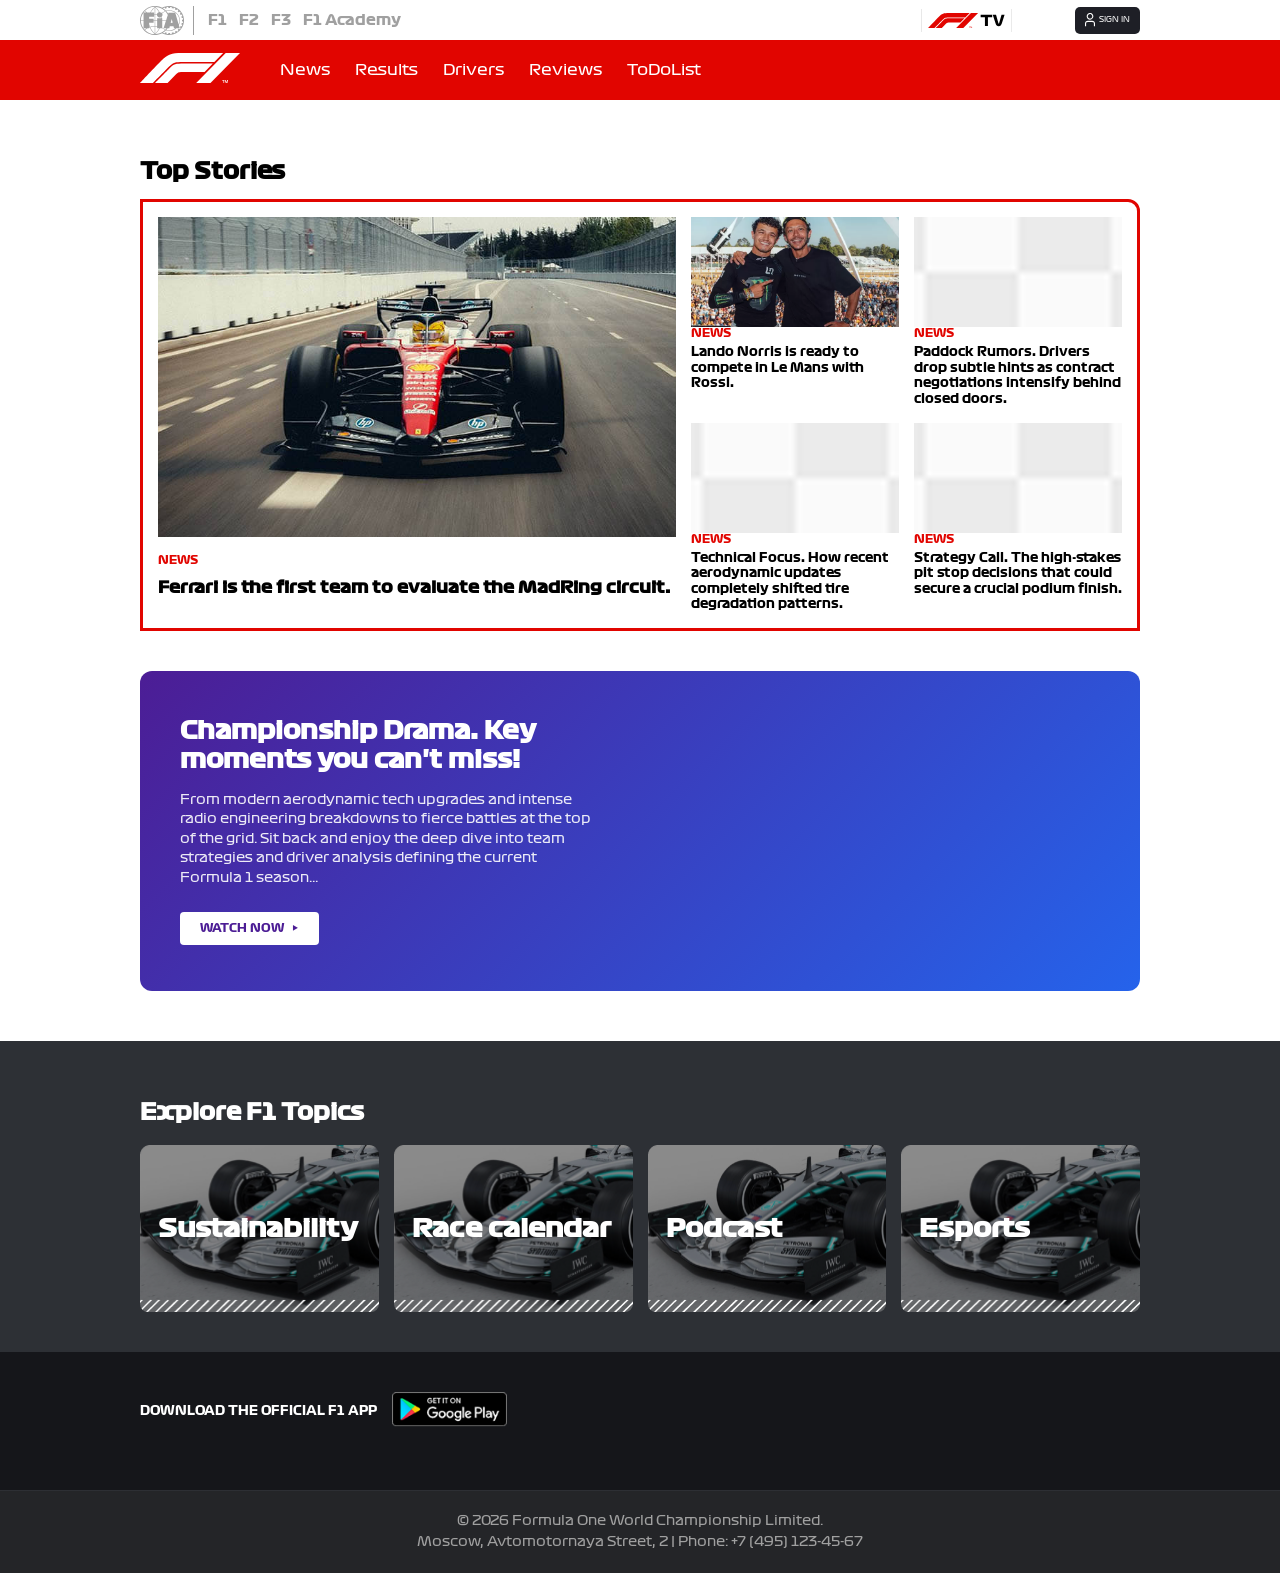
<file: index.html>
<!DOCTYPE html>
<html lang="en">
<head>
    <meta charset="UTF-8">
    <meta name="viewport" content="width=device-width, initial-scale=1.0">
    <title>Formula 1</title>
    <script src="./js/scripts.js" defer></script>
    <link rel="stylesheet" href="./css/style.css">
    <link rel="icon" href="./icons/Logo-F1.svg" type="image/svg+xml">
    <link rel="manifest" href="./manifest.json">
</head>
<body>
    
    <header class="header_main">
        <div class="top_bar">
            <span class="fia"><img src="./img/fia.svg" alt="Fia"></span>
            <ul class="formuls">
                <li>F1</li>
                <li>F2</li>
                <li>F3</li>
                <li>F1 Academy</li>
            </ul>
            <img src="./img/f1_tv.svg" alt="F1_TV" class="f1_tv_logo">
            <button class="sign_in"><img src="./img/Profile.svg" alt=""><span>SIGN IN</span></button>
        </div>
        <div class="nav_bar">
            <div class="nav_bar_main">
                <a href="./"><img src="./img/Logo-F1.svg" alt="F1-logo" class="logo"></a>
                <nav>
                    <ul>
                        <li class="header__nav"><a href="./news">News</a></li>
                        <li class="header__nav"><a href="./results">Results</a></li>
                        <li class="header__nav"><a href="./drivers">Drivers</a></li>
                        <li class="header__nav"><a href="./reviews">Reviews</a></li>
                        <li class="header__nav"><a href="./todolist">ToDoList</a></li>
                    </ul>
                </nav>
            </div>
        </div>
    </header>

    
    <main class="main_container">
        <section class="news_section_wrapper">
            <h2 class="section_title">Top Stories</h2>

            <div class="f1_news_grid">
                <a href="./news/news_0.html">
                    <div class="main_story_card">
                        <img src="./img/f1-ferrari-madring-test-hamilton.jpg" alt="Championship Battle">
                        <div class="card_text">
                            <span class="news_tag">News</span>
                            <h3>Ferrari is the first team to evaluate the MadRing circuit.</h3>
                        </div>
                    </div>
                </a>
                
                <div class="sub_stories_grid">
                    <a href="./news/news_1.html">
                        <div class="sub_story_card">
                            <img src="./img/189879.png" alt="Qualifying analysis">
                            <span class="news_tag">News</span>
                            <p>Lando Norris is ready to compete in Le Mans with Rossi.</p>
                        </div>
                    </a>
                    
                    <div class="sub_story_card">
                        <img src="./img/grid.png" alt="Paddock rumors">
                        <span class="news_tag">News</span>
                        <p>Paddock Rumors: Drivers drop subtle hints as contract negotiations intensify behind closed doors.</p>
                    </div>
                    <div class="sub_story_card">
                        <img src="./img/grid.png" alt="Aerodynamics update">
                        <span class="news_tag">News</span>
                        <p>Technical Focus: How recent aerodynamic updates completely shifted tire degradation patterns.</p>
                    </div>
                    <div class="sub_story_card">
                        <img src="./img/grid.png" alt="Team strategy">
                        <span class="news_tag">News</span>
                        <p>Strategy Call: The high-stakes pit stop decisions that could secure a crucial podium finish.</p>
                    </div>
                </div>
            </div>
        </section>

        
        <section class="promo_banner">
            <div class="banner_content">
                <h2>Championship Drama: Key moments you can't miss!</h2>
                <p>From modern aerodynamic tech upgrades and intense radio engineering breakdowns to fierce battles at the top of the grid. Sit back and enjoy the deep dive into team strategies and driver analysis defining the current Formula 1 season...</p>
                <button class="btn_watch">WATCH NOW <span class="play_arrow">▶</span></button>
            </div>
            <div class="banner_image">
                <iframe 
                    src="https://matreshka.tv/embed/video/tQPAbRGEAwc" 
                    style="width: 100%; height: 320px; border: none; border-radius: 8px;" 
                    scrolling="no"
                    allowfullscreen>
                </iframe>
            </div>
        </section>

        
        <section class="explore_topics_section">
            <div class="explore_container">
                <h2 class="explore_title">Explore F1 Topics</h2>
                <div class="topics_grid">
                    <div class="topic_card">
                        <img src="./img/bolid.png" alt="Sustainability">
                        <h3>Sustainability</h3>
                    </div>
                    <div class="topic_card">
                        <img src="./img/bolid.png" alt="Race calendar">
                        <h3>Race calendar</h3>
                    </div>
                    <div class="topic_card">
                        <img src="./img/bolid.png" alt="Podcast">
                        <h3>Podcast</h3>
                    </div>
                    <div class="topic_card">
                        <img src="./img/bolid.png" alt="Esports">
                        <h3>Esports</h3>
                    </div>
                </div>
            </div>
        </section>

    </main>


    <footer class="footer_main">
        <div class="footer_inner">
            <div class="footer_apps_socials">
                <div class="apps">
                    <span>DOWNLOAD THE OFFICIAL F1 APP</span>
                    <a href="https://play.google.com/store/apps/details?id=com.softpauer.f1timingapp2014.basic" target="_blank"><img src="./img/google-play-badge.png" alt="Google Play" class="store_badge"></a>
                </div>
            </div>

        </div>
        <div class="footer_bottom">
            <p>© 2026 Formula One World Championship Limited.</p>
            <p>Moscow, Avtomotornaya Street, 2 | Phone: +7 (495) 123-45-67</p>
        </div>
    </footer>

    <script>
        if ('serviceWorker' in navigator) {
            window.addEventListener('load', () => {
                navigator.serviceWorker.register('./sw.js')
                .then((reg) => console.log('Сервис-воркер успешно зарегистрирован!', reg))
                .catch((err) => console.log('Ошибка регистрации сервис-воркера:', err));
            });
        }
    </script>
</body>
</html>
</file>
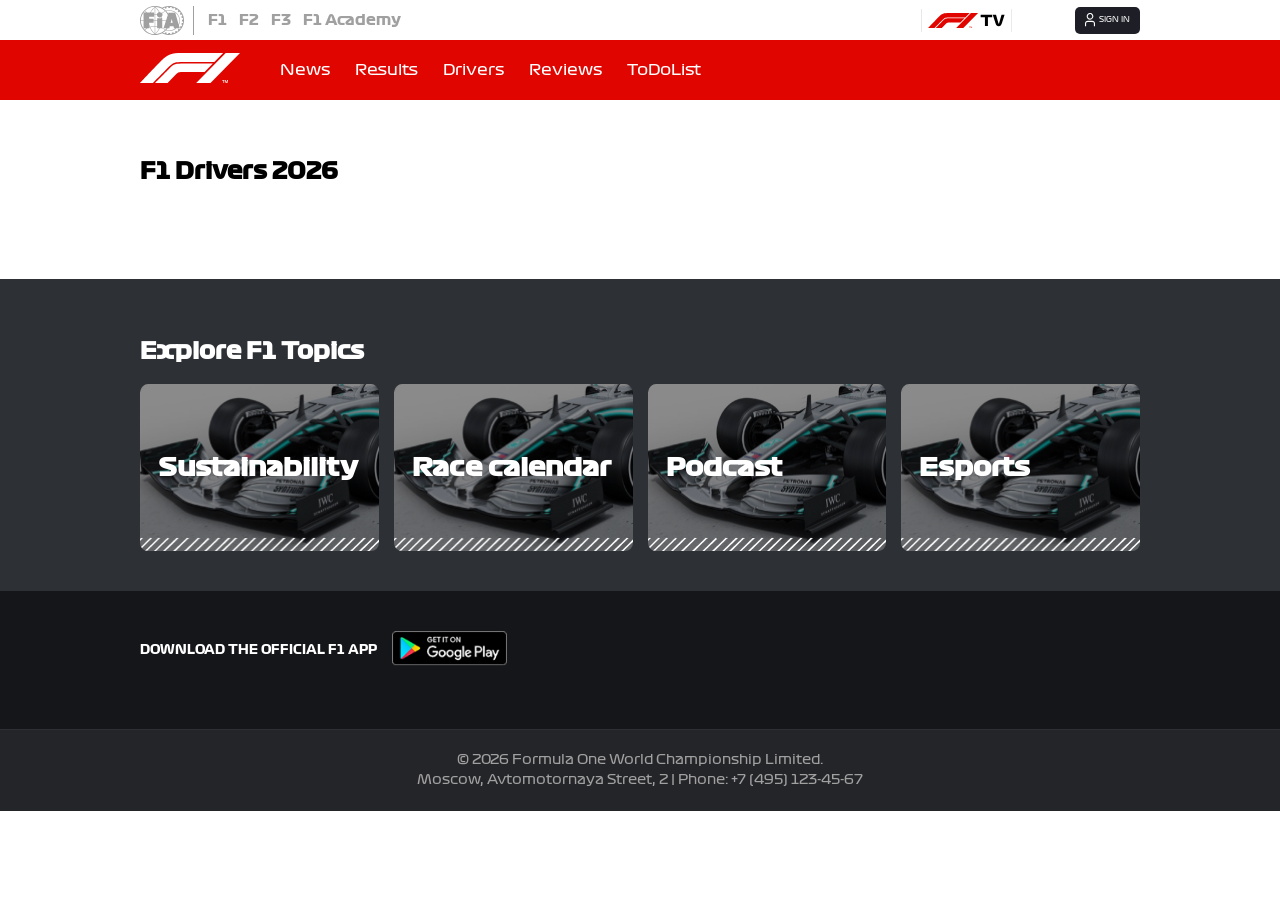
<file: drivers/index.html>
<!DOCTYPE html>
<html lang="en">
<head>
    <meta charset="UTF-8">
    <meta name="viewport" content="width=device-width, initial-scale=1.0">
    <title>Formula 1 | Drivers Lineup</title>
    <script src="../drivers/drive.js" defer></script>
    <link rel="stylesheet" href="../css/style.css">
    <link rel="icon" href="../icons/Logo-F1.svg" type="image/svg+xml">
</head>
<body>
    
    <header class="header_main">
        <div class="top_bar">
            <span class="fia"><img src="../img/fia.svg" alt="Fia"></span>
            <ul class="formuls">
                <li>F1</li>
                <li>F2</li>
                <li>F3</li>
                <li>F1 Academy</li>
            </ul>
            <img src="../img/f1_tv.svg" alt="F1_TV" class="f1_tv_logo">
            <button class="sign_in"><img src="../img/Profile.svg" alt=""><span>SIGN IN</span></button>
        </div>
        <div class="nav_bar">
            <div class="nav_bar_main">
                <a href="../"><img src="../img/Logo-F1.svg" alt="F1-logo" class="logo"></a>
                <nav>
                    <ul>
                        <li class="header__nav"><a href="../news">News</a></li>
                        <li class="header__nav"><a href="../results">Results</a></li>
                        <li class="header__nav"><a href="../drivers">Drivers</a></li>
                        <li class="header__nav"><a href="../reviews">Reviews</a></li>
                        <li class="header__nav"><a href="../todolist">ToDoList</a></li>
                    </ul>
                </nav>
            </div>
        </div>
    </header>

    <main class="main_container">
        <section class="news_section_wrapper">
            <h2 class="section_title">F1 Drivers 2026</h2>
            
            <div id="driversContainer">
            </div>
        </section>

        <section class="explore_topics_section">
            <div class="explore_container">
                <h2 class="explore_title">Explore F1 Topics</h2>
                <div class="topics_grid">
                    <div class="topic_card">
                        <img src="../img/bolid.png" alt="Sustainability">
                        <h3>Sustainability</h3>
                    </div>
                    <div class="topic_card">
                        <img src="../img/bolid.png" alt="Race calendar">
                        <h3>Race calendar</h3>
                    </div>
                    <div class="topic_card">
                        <img src="../img/bolid.png" alt="Podcast">
                        <h3>Podcast</h3>
                    </div>
                    <div class="topic_card">
                        <img src="../img/bolid.png" alt="Esports">
                        <h3>Esports</h3>
                    </div>
                </div>
            </div>
        </section>

    </main>

    <footer class="footer_main">
        <div class="footer_inner">
            <div class="footer_apps_socials">
                <div class="apps">
                    <span>DOWNLOAD THE OFFICIAL F1 APP</span>
                    <a href="https://play.google.com/store/apps/details?id=com.softpauer.f1timingapp2014.basic" target="_blank"><img src="../img/google-play-badge.png" alt="Google Play" class="store_badge"></a>
                </div>
            </div>

        </div>
        <div class="footer_bottom">
            <p>© 2026 Formula One World Championship Limited.</p>
            <p>Moscow, Avtomotornaya Street, 2 | Phone: +7 (495) 123-45-67</p>
        </div>
    </footer>
</body>
</html>
</file>
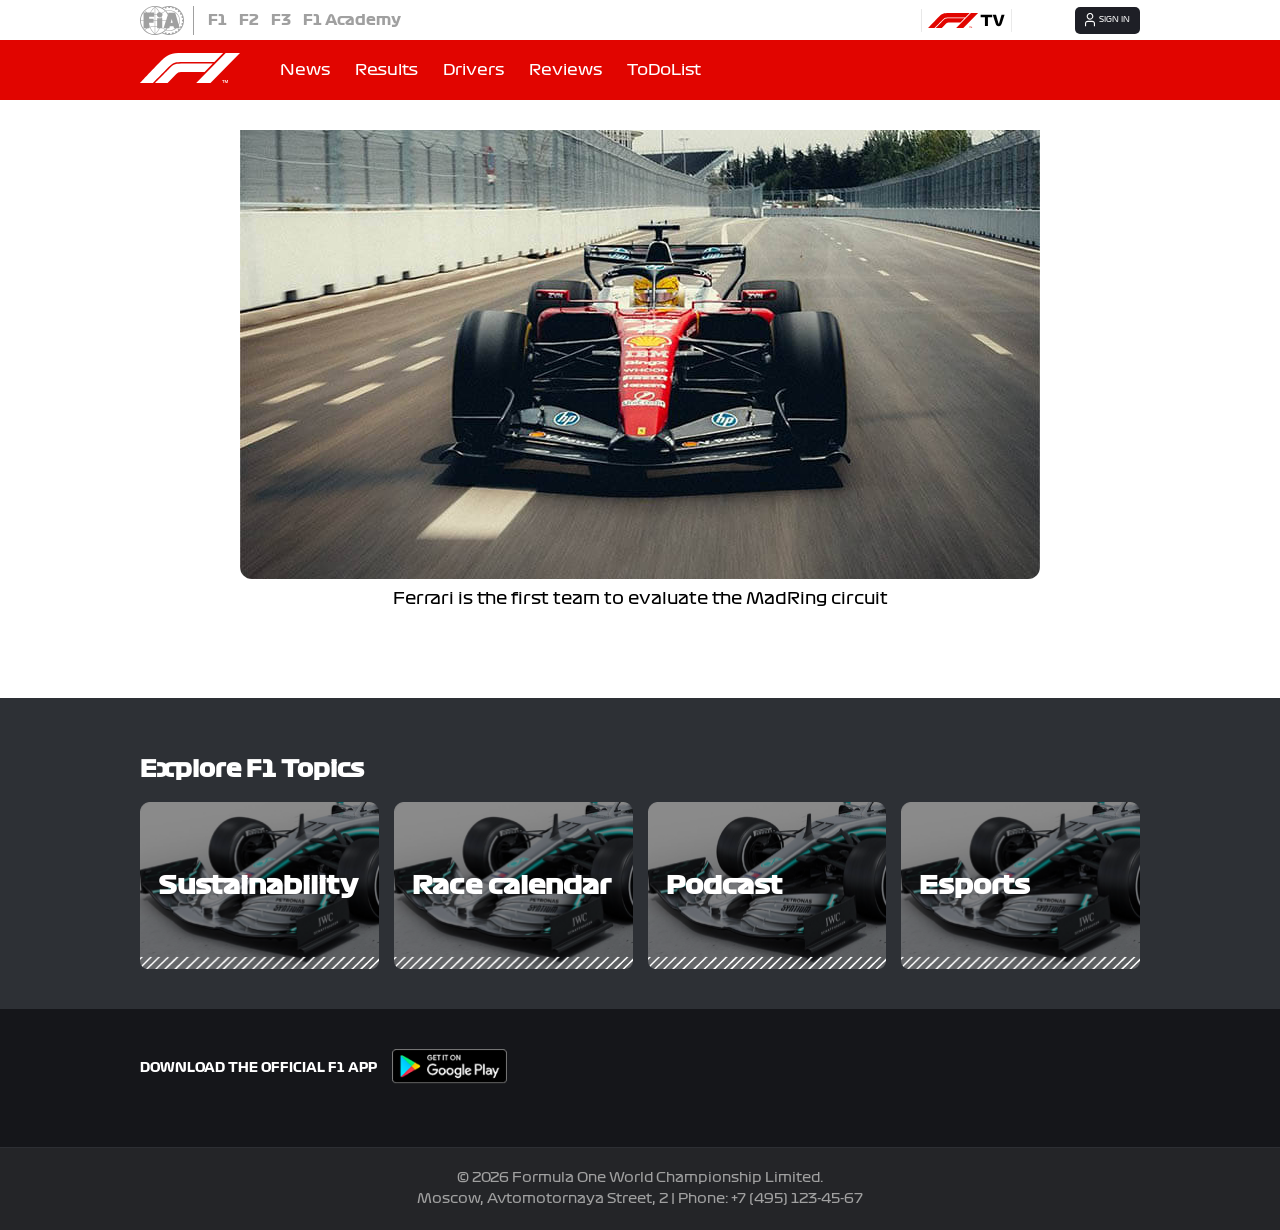
<file: news/index.html>
<!DOCTYPE html>
<html lang="en">
<head>
    <meta charset="UTF-8">
    <meta name="viewport" content="width=device-width, initial-scale=1.0">
    <title>Formula 1 | News</title>
    <script src="../news/news.js" defer></script>
    <link rel="stylesheet" href="../css/style.css">
    <link rel="icon" href="../icons/Logo-F1.svg" type="image/svg+xml">
</head>
<body>
    
    <header class="header_main">
        <div class="top_bar">
            <span class="fia"><img src="../img/fia.svg" alt="Fia"></span>
            <ul class="formuls">
                <li>F1</li>
                <li>F2</li>
                <li>F3</li>
                <li>F1 Academy</li>
            </ul>
            <img src="../img/f1_tv.svg" alt="F1_TV" class="f1_tv_logo">
            <button class="sign_in"><img src="../img/Profile.svg" alt=""><span>SIGN IN</span></button>
        </div>
        <div class="nav_bar">
            <div class="nav_bar_main">
                <a href="../"><img src="../img/Logo-F1.svg" alt="F1-logo" class="logo"></a>
                <nav>
                    <ul>
                        <li class="header__nav"><a href="../news">News</a></li>
                        <li class="header__nav"><a href="../results">Results</a></li>
                        <li class="header__nav"><a href="../drivers">Drivers</a></li>
                        <li class="header__nav"><a href="../reviews">Reviews</a></li>
                        <li class="header__nav"><a href="../todolist">ToDoList</a></li>
                    </ul>
                </nav>
            </div>
        </div>
    </header>

    
    <main class="main_container">
        
        <section class="news-section">
            <div class="news-main">
                <div class="home_news">
                    <img src="../img/f1-ferrari-madring-test-hamilton.jpg" alt="Hamilton-in-madring">
                    <a href="../news/news_0.html" class="news-title"><p>Ferrari is the first team to evaluate the MadRing circuit</p></a>
                </div>
    
                <ul id="list-news-tubs">
                </ul>
            </div>
        </section>
        
        
        
        <section class="explore_topics_section">
            <div class="explore_container">
                <h2 class="explore_title">Explore F1 Topics</h2>
                <div class="topics_grid">
                    <div class="topic_card">
                        <img src="../img/bolid.png" alt="Sustainability">
                        <h3>Sustainability</h3>
                    </div>
                    <div class="topic_card">
                        <img src="../img/bolid.png" alt="Race calendar">
                        <h3>Race calendar</h3>
                    </div>
                    <div class="topic_card">
                        <img src="../img/bolid.png" alt="Podcast">
                        <h3>Podcast</h3>
                    </div>
                    <div class="topic_card">
                        <img src="../img/bolid.png" alt="Esports">
                        <h3>Esports</h3>
                    </div>
                </div>
            </div>
        </section>
    
    </main>


    <footer class="footer_main">
        <div class="footer_inner">
            <div class="footer_apps_socials">
                <div class="apps">
                    <span>DOWNLOAD THE OFFICIAL F1 APP</span>
                    <a href="https://play.google.com/store/apps/details?id=com.softpauer.f1timingapp2014.basic" target="_blank"><img src="../img/google-play-badge.png" alt="Google Play" class="store_badge"></a>
                </div>
            </div>

        </div>
        <div class="footer_bottom">
            <p>© 2026 Formula One World Championship Limited.</p>
            <p>Moscow, Avtomotornaya Street, 2 | Phone: +7 (495) 123-45-67</p>
        </div>
    </footer>
</body>
</html>
</file>
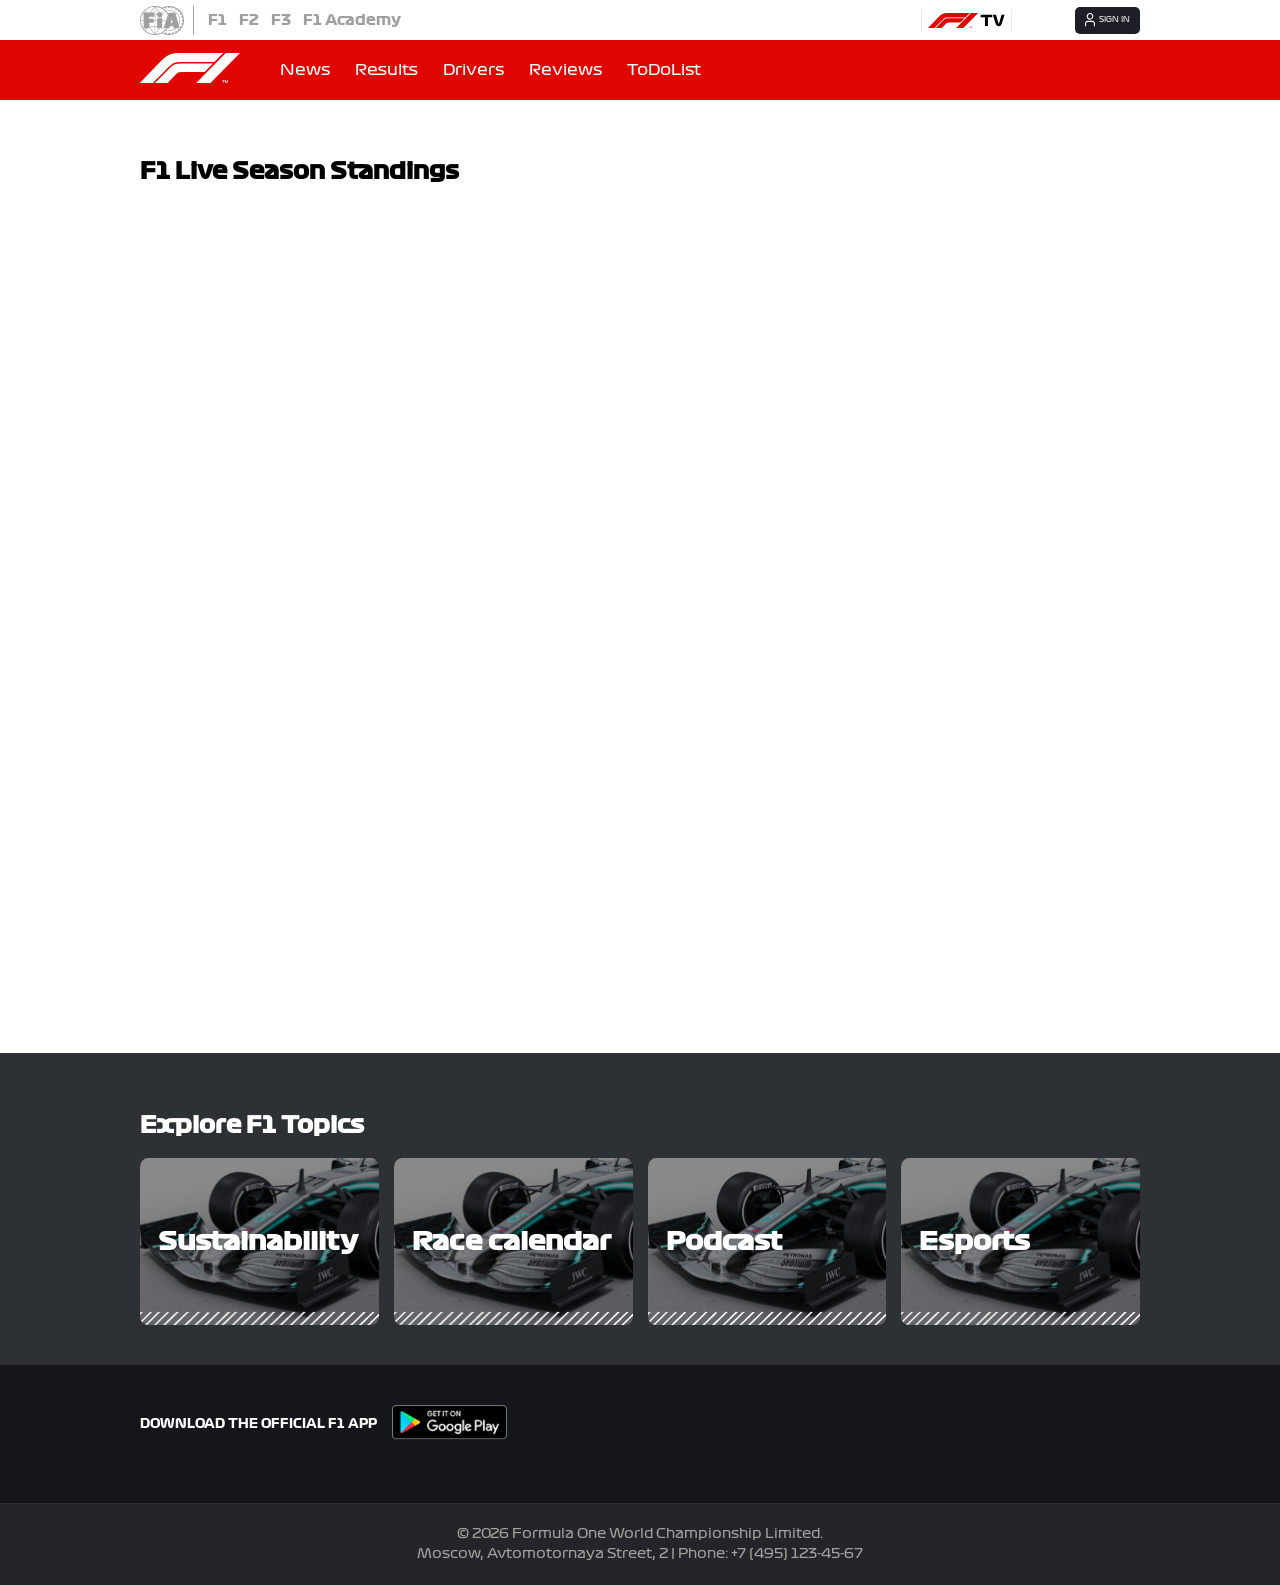
<file: results/index.html>
<!DOCTYPE html>
<html lang="en">
<head>
    <meta charset="UTF-8">
    <meta name="viewport" content="width=device-width, initial-scale=1.0">
    <title>F1 | Results & Standings</title>
    <script src="../js/scripts.js" defer></script>
    <link rel="stylesheet" href="../css/style.css">
    <link rel="icon" href="../icons/Logo-F1.svg" type="image/svg+xml">
</head>
<body>
    
    <header class="header_main">
        <div class="top_bar">
            <span class="fia"><img src="../img/fia.svg" alt="Fia"></span>
            <ul class="formuls">
                <li>F1</li>
                <li>F2</li>
                <li>F3</li>
                <li>F1 Academy</li>
            </ul>
            <img src="../img/f1_tv.svg" alt="F1_TV" class="f1_tv_logo">
            <button class="sign_in"><img src="../img/Profile.svg" alt=""><span>SIGN IN</span></button>
        </div>
        <div class="nav_bar">
            <div class="nav_bar_main">
                <a href="../"><img src="../img/Logo-F1.svg" alt="F1-logo" class="logo"></a>
                <nav>
                    <ul>
                        <li class="header__nav"><a href="../news">News</a></li>
                        <li class="header__nav"><a href="../results">Results</a></li>
                        <li class="header__nav"><a href="../drivers">Drivers</a></li>
                        <li class="header__nav"><a href="../reviews">Reviews</a></li>
                        <li class="header__nav"><a href="../todolist">ToDoList</a></li>
                    </ul>
                </nav>
            </div>
        </div>
    </header>


    <main class="main_container">
        <section class="news_section_wrapper">
            <h2 class="section_title">F1 Live Season Standings</h2>
    
            <div class="f1_iframe_container">
                <iframe 
                    src="https://www.motorsport.com/f1/standings/2026/" 
                    style="width: 100%; height: 800px; border: none; border-radius: 8px;" 
                    scrolling="yes">
                </iframe>
            </div>
        </section>

        <section class="explore_topics_section">
            <div class="explore_container">
                <h2 class="explore_title">Explore F1 Topics</h2>
                <div class="topics_grid">
                    <div class="topic_card">
                        <img src="../img/bolid.png" alt="Sustainability">
                        <h3>Sustainability</h3>
                    </div>
                    <div class="topic_card">
                        <img src="../img/bolid.png" alt="Race calendar">
                        <h3>Race calendar</h3>
                    </div>
                    <div class="topic_card">
                        <img src="../img/bolid.png" alt="Podcast">
                        <h3>Podcast</h3>
                    </div>
                    <div class="topic_card">
                        <img src="../img/bolid.png" alt="Esports">
                        <h3>Esports</h3>
                    </div>
                </div>
            </div>
        </section>
    </main>

    
    <footer class="footer_main">
        <div class="footer_inner">
            <div class="footer_apps_socials">
                <div class="apps">
                    <span>DOWNLOAD THE OFFICIAL F1 APP</span>
                    <a href="https://play.google.com/store/apps/details?id=com.softpauer.f1timingapp2014.basic" target="_blank"><img src="../img/google-play-badge.png" alt="Google Play" class="store_badge"></a>
                </div>
            </div>

        </div>
        <div class="footer_bottom">
            <p>© 2026 Formula One World Championship Limited.</p>
            <p>Moscow, Avtomotornaya Street, 2 | Phone: +7 (495) 123-45-67</p>
        </div>
    </footer>
</body>
</html>
</file>
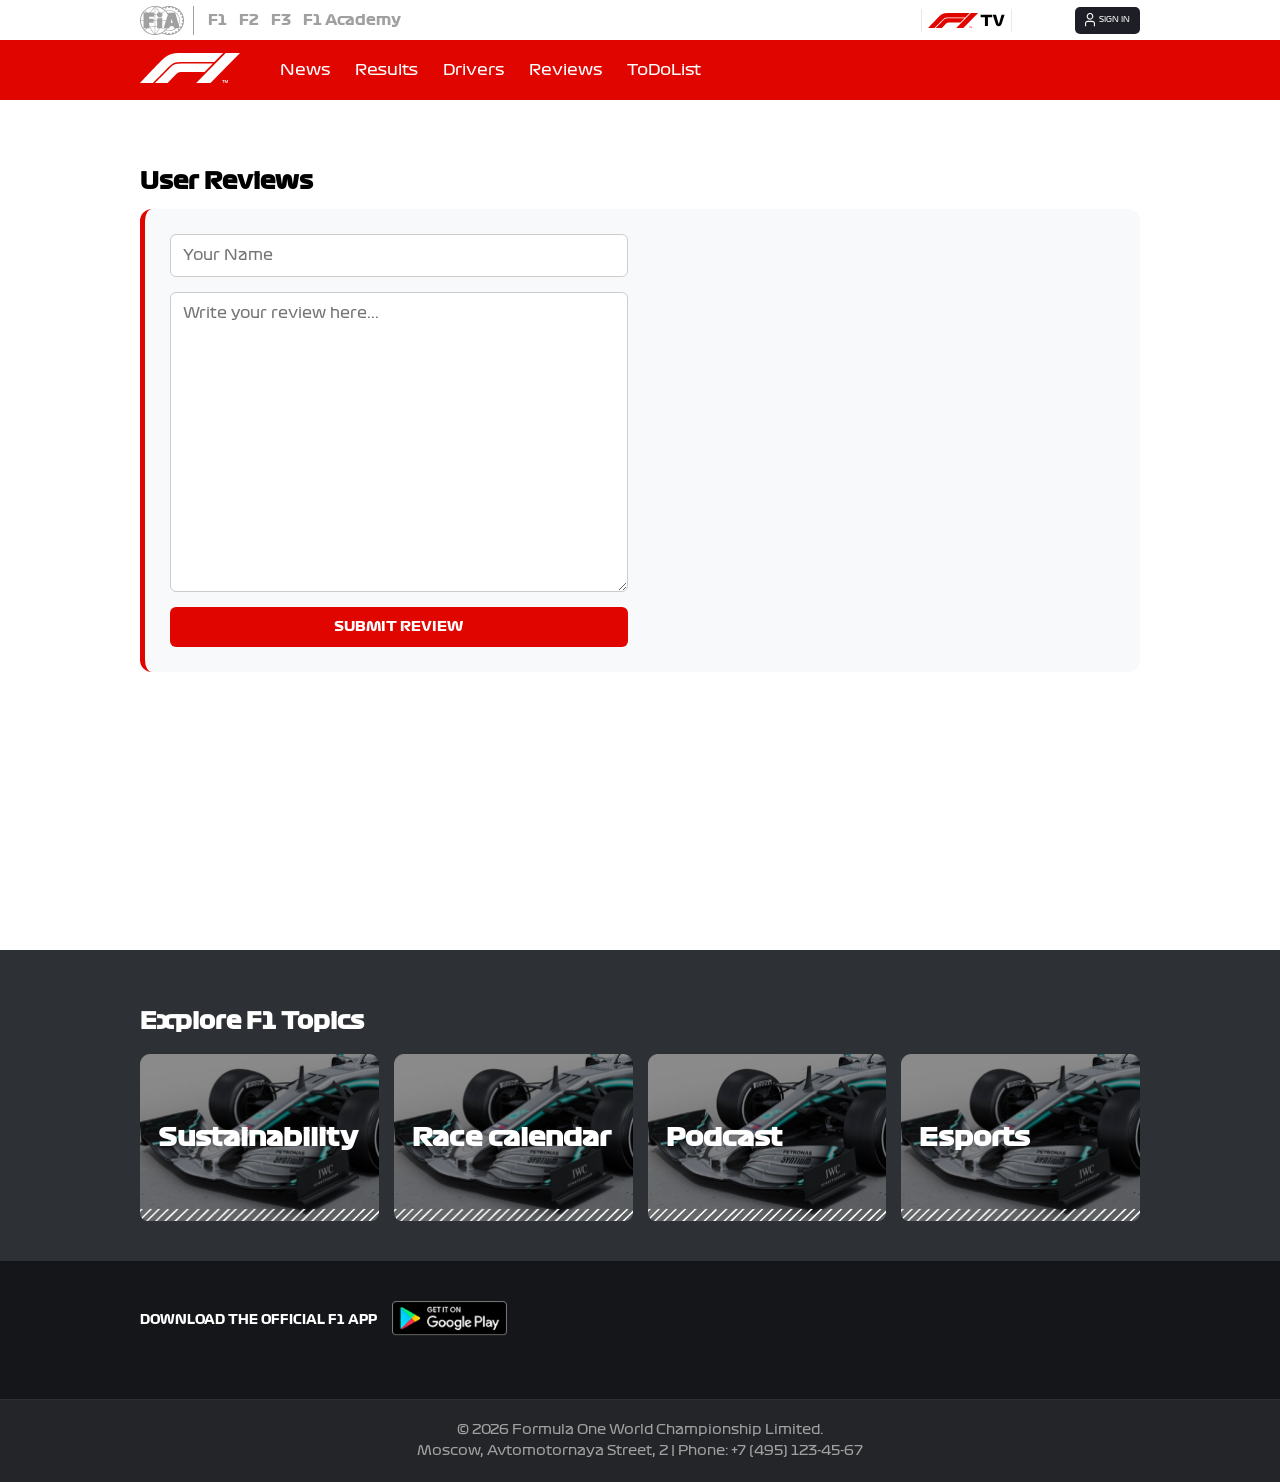
<file: reviews/index.html>
<!DOCTYPE html>
<html lang="en">
<head>
    <meta charset="UTF-8">
    <meta name="viewport" content="width=device-width, initial-scale=1.0">
    <title>Formula 1 | Reviews</title>
    <script src="../js/scripts.js" defer></script>
    <link rel="stylesheet" href="../css/style.css">
    <link rel="icon" href="../icons/Logo-F1.svg" type="image/svg+xml">
</head>
<body>
    
    <header class="header_main">
        <div class="top_bar">
            <span class="fia"><img src="../img/fia.svg" alt="Fia"></span>
            <ul class="formuls">
                <li>F1</li>
                <li>F2</li>
                <li>F3</li>
                <li>F1 Academy</li>
            </ul>
            <img src="../img/f1_tv.svg" alt="F1_TV" class="f1_tv_logo">
            <button class="sign_in"><img src="../img/Profile.svg" alt=""><span>SIGN IN</span></button>
        </div>
        <div class="nav_bar">
            <div class="nav_bar_main">
                <a href="../"><img src="../img/Logo-F1.svg" alt="F1-logo" class="logo"></a>
                <nav>
                    <ul>
                        <li class="header__nav"><a href="../news">News</a></li>
                        <li class="header__nav"><a href="../results">Results</a></li>
                        <li class="header__nav"><a href="../drivers">Drivers</a></li>
                        <li class="header__nav"><a href="../reviews">Reviews</a></li>
                        <li class="header__nav"><a href="../todolist">ToDoList</a></li>
                    </ul>
                </nav>
            </div>
        </div>
    </header>

    
    <main class="main_container">
        <section class="user_reviews_section">
            <h2 class="section_title">User Reviews</h2>
            <div class="reviews_block_layout">
                <form id="reviewForm" class="f1_review_form">
                    <input type="text" id="name" placeholder="Your Name" required>
                
                    <textarea id="reviewText" placeholder="Write your review here..." rows="4" required></textarea>
                    <button type="button" id="myBtn">Submit Review</button>
                </form>
                <div id="reviewsContainer" class="reviews_list"></div>
            </div>
        </section>
    

        <section class="explore_topics_section">
            <div class="explore_container">
                <h2 class="explore_title">Explore F1 Topics</h2>
                <div class="topics_grid">
                    <div class="topic_card">
                        <img src="../img/bolid.png" alt="Sustainability">
                        <h3>Sustainability</h3>
                    </div>
                    <div class="topic_card">
                        <img src="../img/bolid.png" alt="Race calendar">
                        <h3>Race calendar</h3>
                    </div>
                    <div class="topic_card">
                        <img src="../img/bolid.png" alt="Podcast">
                        <h3>Podcast</h3>
                    </div>
                    <div class="topic_card">
                        <img src="../img/bolid.png" alt="Esports">
                        <h3>Esports</h3>
                    </div>
                </div>
            </div>
        </section>
    </main>


    <footer class="footer_main">
        <div class="footer_inner">
            <div class="footer_apps_socials">
                <div class="apps">
                    <span>DOWNLOAD THE OFFICIAL F1 APP</span>
                    <a href="https://play.google.com/store/apps/details?id=com.softpauer.f1timingapp2014.basic" target="_blank"><img src="../img/google-play-badge.png" alt="Google Play" class="store_badge"></a>
                </div>
            </div>

        </div>
        <div class="footer_bottom">
            <p>© 2026 Formula One World Championship Limited.</p>
            <p>Moscow, Avtomotornaya Street, 2 | Phone: +7 (495) 123-45-67</p>
        </div>
    </footer>
</body>
</html>
</file>
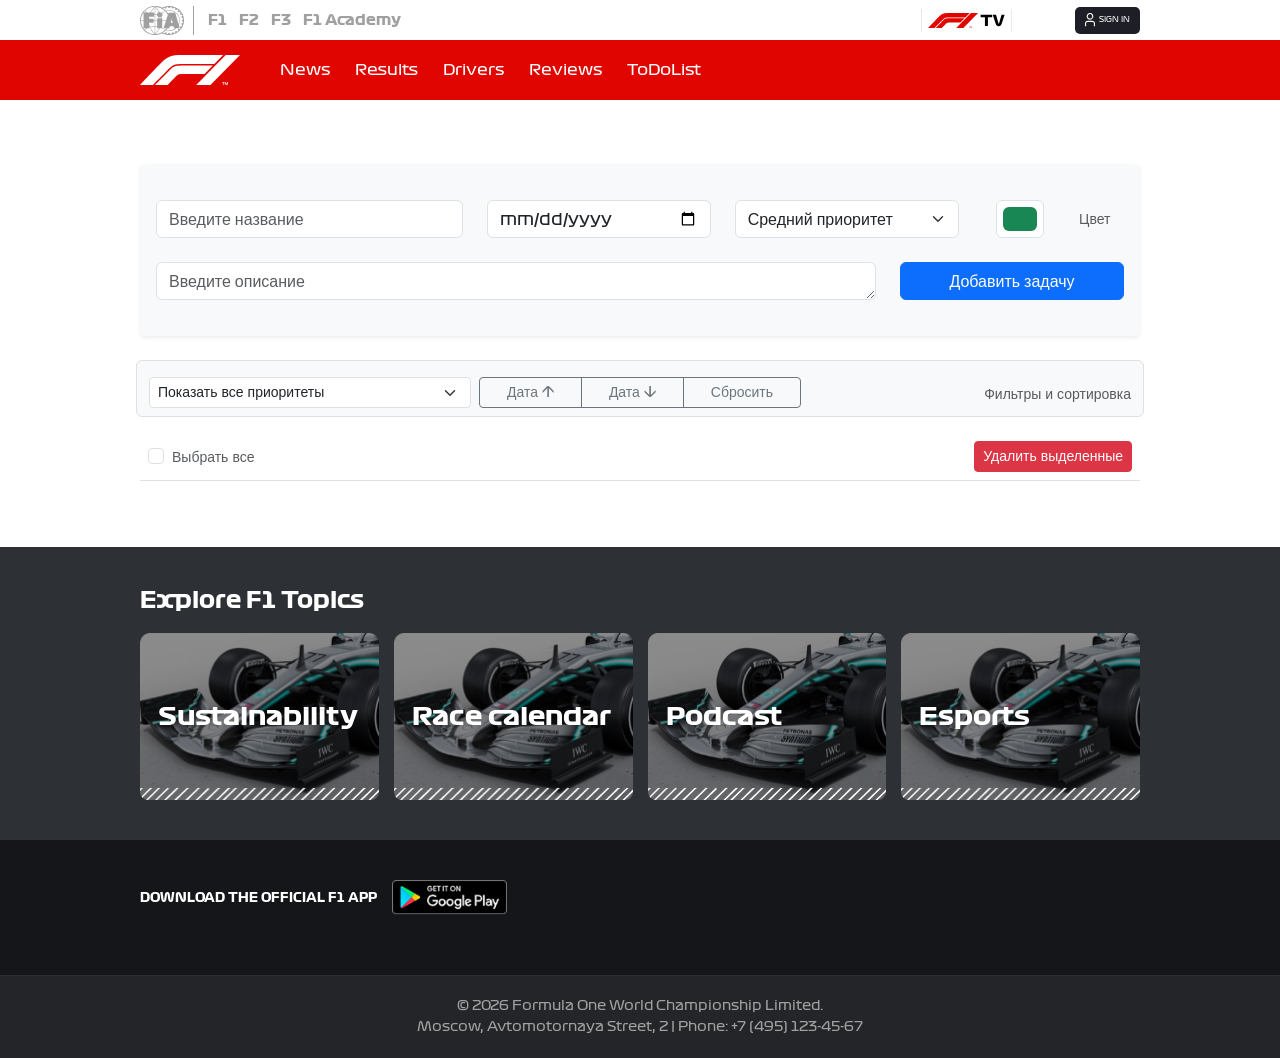
<file: todolist/index.html>
<!DOCTYPE html>
<html lang="en">
<head>
    <meta charset="UTF-8">
    <meta name="viewport" content="width=device-width, initial-scale=1.0">
    <title>Formula 1 | ToDoList</title>
    <script src="./todo.js"></script>
    <link rel="icon" href="../icons/Logo-F1.svg" type="image/svg+xml">
    <link href="https://cdn.jsdelivr.net/npm/bootstrap@5.2.0-beta1/dist/css/bootstrap.min.css" rel="stylesheet" integrity="sha384-0evHe/X+R7YkIZDRvuzKMRqM+OrBnVFBL6DOitfPri4tjfHxaWutUpFmBp4vmVor" crossorigin="anonymous">
    <link rel="stylesheet" href="../css/style.css">
</head>
<body>
    
    <header class="header_main">
        <div class="top_bar">
            <span class="fia"><img src="../img/fia.svg" alt="Fia"></span>
            <ul class="formuls">
                <li>F1</li>
                <li>F2</li>
                <li>F3</li>
                <li>F1 Academy</li>
            </ul>
            <img src="../img/f1_tv.svg" alt="F1_TV" class="f1_tv_logo">
            <button class="sign_in"><img src="../img/Profile.svg" alt=""><span>SIGN IN</span></button>
        </div>
        <div class="nav_bar">
            <div class="nav_bar_main">
                <a href="../"><img src="../img/Logo-F1.svg" alt="F1-logo" class="logo"></a>
                <nav>
                    <ul>
                        <li class="header__nav"><a href="../news">News</a></li>
                        <li class="header__nav"><a href="../results">Results</a></li>
                        <li class="header__nav"><a href="../drivers">Drivers</a></li>
                        <li class="header__nav"><a href="../reviews">Reviews</a></li>
                        <li class="header__nav"><a href="../todolist">ToDoList</a></li>
                    </ul>
                </nav>
            </div>
        </div>
    </header>

    <main class="main_container">
        <section class="news_section_wrapper">
            <form name="toDoForm" class="p-3 bg-light rounded shadow-sm my-4">
                <div class="row align-items-center my-3">
                    <div class="col-md-4 my-1">
                        <input name="title" class="form-control" type="text" placeholder="Введите название" required>
                    </div>

                    <div class="col-md-3 my-1">
                        <input name="date" class="form-control" type="date" required>
                    </div>

                    <div class="col-md-3 my-1">
                        <select name="priority" class="form-select">
                            <option value="high">Высокий приоритет</option>
                            <option value="medium" selected>Средний приоритет</option>
                            <option value="low">Низкий приоритет</option>
                        </select>
                    </div>
                    
                    <div class="col-md-2 my-1">
                        <div class="d-flex justify-content-around align-items-center">
                            <input name="color" type="color" class="form-control form-control-color" value="#198754">
                            <label class="ms-2 small text-muted">Цвет</label>
                        </div>
                    </div>
                </div>

                <div class="row align-items-center mt-2 mb-3">
                    <div class="col-md-9 my-1">
                        <textarea name="description" class="form-control" placeholder="Введите описание" rows="1"></textarea>
                    </div>
                    
                    <div class="col-md-3 my-1 d-grid">
                        <button type="button" class="btn btn-primary" onclick="addToDo()">Добавить задачу</button>
                    </div>
                </div>
            </form>

            
            <div class="row g-2 align-items-center my-3 p-2 bg-light rounded border">
                <div class="col-md-4">
                    <select id="filterPriority" class="form-select form-select-sm" onchange="applyFilterAndRender()">
                        <option value="all">Показать все приоритеты</option>
                        <option value="high">Только Высокий</option>
                        <option value="medium">Только Средний</option>
                        <option value="low">Только Низкий</option>
                    </select>
                </div>
                <div class="col-md-4 d-flex justify-content-center">
                    <div class="btn-group btn-group-sm w-100" role="group">
                        <button type="button" class="btn btn-outline-secondary" onclick="setSortDirection('asc')">Дата ↑</button>
                        <button type="button" class="btn btn-outline-secondary" onclick="setSortDirection('desc')">Дата ↓</button>
                        <button type="button" class="btn btn-outline-secondary" onclick="setSortDirection('none')">Сбросить</button>
                    </div>
                </div>
                <div class="col-md-4 text-end">
                    <span class="small text-muted">Фильтры и сортировка</span>
                </div>
            </div>

           
            <div class="d-flex justify-content-between align-items-center my-3 p-2 border-bottom">
                <div class="form-check">
                    <input class="form-check-input" type="checkbox" id="selectAll" onclick="toggleSelectAll(this)">
                    <label class="form-check-label text-muted small" for="selectAll">Выбрать все</label>
                </div>
                <button type="button" class="btn btn-danger btn-sm" onclick="deleteSelected()">Удалить выделенные</button>
            </div>

            <div class="container px-0" id="toDoContainer"></div>
        </section>

        <section class="explore_topics_section">
            <div class="explore_container">
                <h2 class="explore_title">Explore F1 Topics</h2>
                <div class="topics_grid">
                    <div class="topic_card">
                        <img src="../img/bolid.png" alt="Sustainability">
                        <h3>Sustainability</h3>
                    </div>
                    <div class="topic_card">
                        <img src="../img/bolid.png" alt="Race calendar">
                        <h3>Race calendar</h3>
                    </div>
                    <div class="topic_card">
                        <img src="../img/bolid.png" alt="Podcast">
                        <h3>Podcast</h3>
                    </div>
                    <div class="topic_card">
                        <img src="../img/bolid.png" alt="Esports">
                        <h3>Esports</h3>
                    </div>
                </div>
            </div>
        </section>
        </section>
    </main>

    <footer class="footer_main">
        <div class="footer_inner">
            <div class="footer_apps_socials">
                <div class="apps">
                    <span>DOWNLOAD THE OFFICIAL F1 APP</span>
                    <a href="https://play.google.com/store/apps/details?id=com.softpauer.f1timingapp2014.basic" target="_blank"><img src="../img/google-play-badge.png" alt="Google Play" class="store_badge"></a>
                </div>
            </div>

        </div>
        <div class="footer_bottom">
            <p>© 2026 Formula One World Championship Limited.</p>
            <p>Moscow, Avtomotornaya Street, 2 | Phone: +7 (495) 123-45-67</p>
        </div>
    </footer>
</body>
</html>
</file>
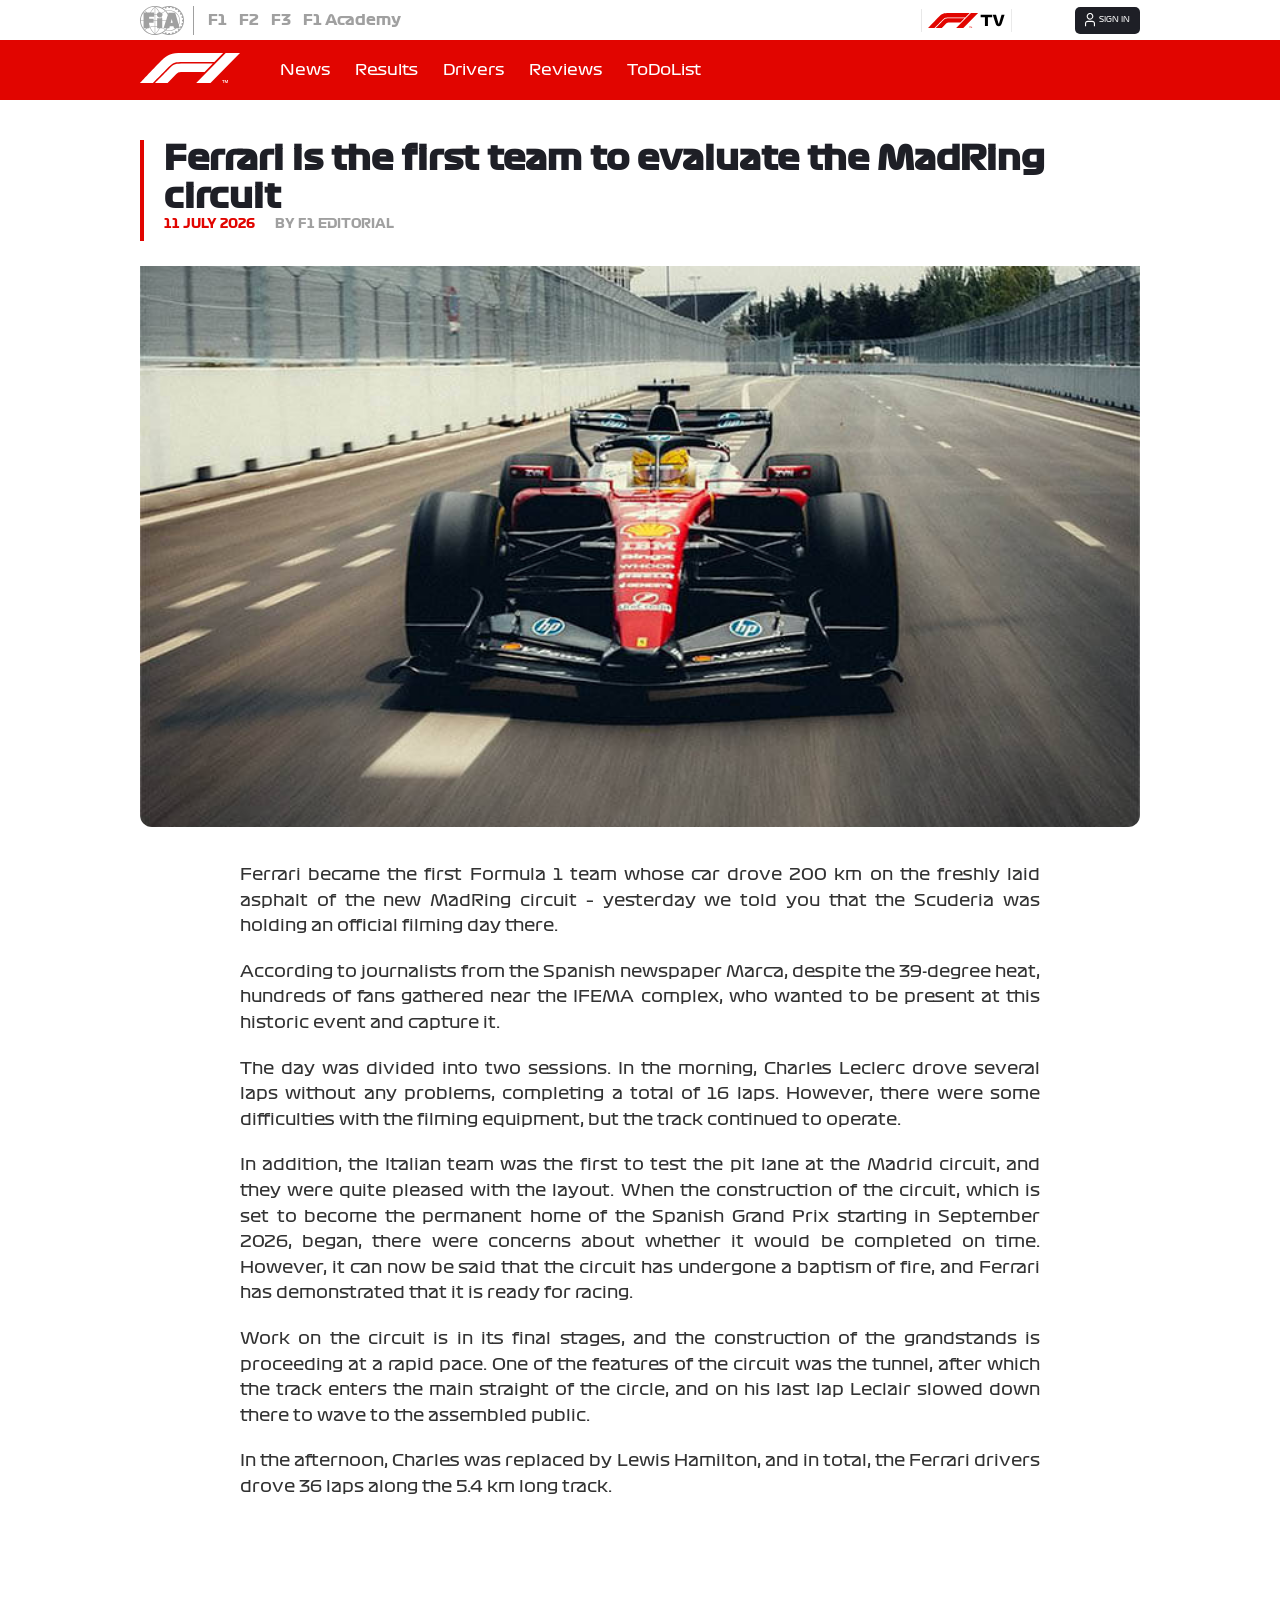
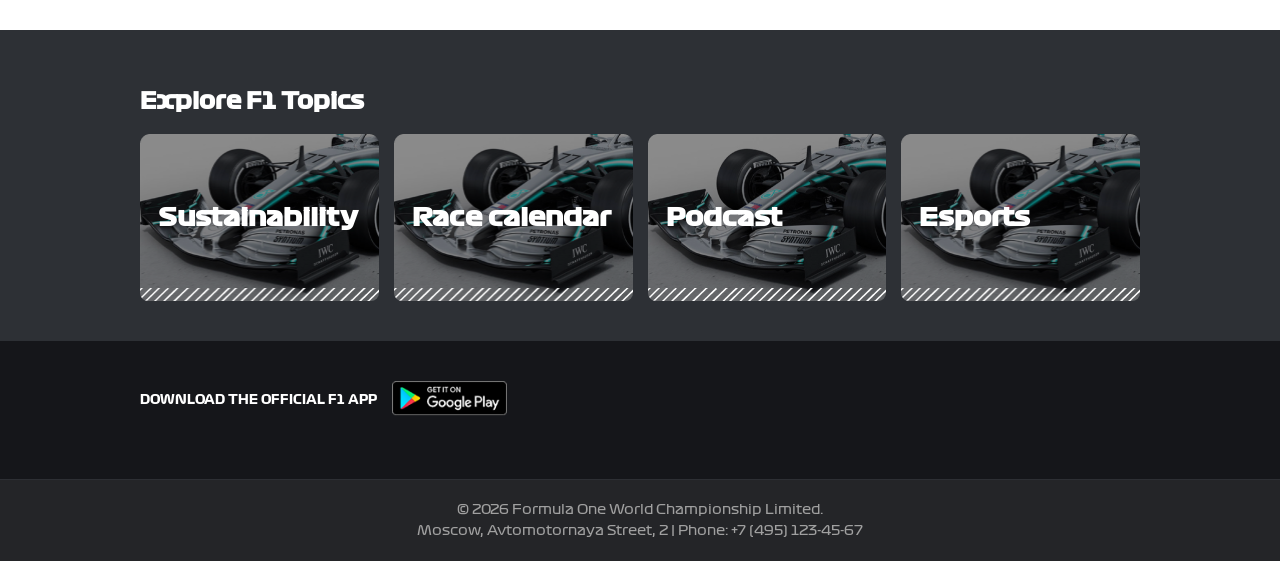
<file: drivers/norris.html>
<!DOCTYPE html>
<html lang="en">
<head>
    <meta charset="UTF-8">
    <meta name="viewport" content="width=device-width, initial-scale=1.0">
    <title>Formula 1</title>

    <link rel="stylesheet" href="../css/style.css">
    <link rel="icon" href="../icons/Logo-F1.svg" type="image/svg+xml">
</head>
<body>
    
    <header class="header_main">
        <div class="top_bar">
            <span class="fia"><img src="../img/fia.svg" alt="Fia"></span>
            <ul class="formuls">
                <li>F1</li>
                <li>F2</li>
                <li>F3</li>
                <li>F1 Academy</li>
            </ul>
            <img src="../img/f1_tv.svg" alt="F1_TV" class="f1_tv_logo">
            <button class="sign_in"><img src="../img/Profile.svg" alt=""><span>SIGN IN</span></button>
        </div>
        <div class="nav_bar">
            <div class="nav_bar_main">
                <a href="../"><img src="../img/Logo-F1.svg" alt="F1-logo" class="logo"></a>
                <nav>
                    <ul>
                        <li class="header__nav"><a href="../news">News</a></li>
                        <li class="header__nav"><a href="../results">Results</a></li>
                        <li class="header__nav"><a href="../drivers">Drivers</a></li>
                        <li class="header__nav"><a href="../reviews">Reviews</a></li>
                        <li class="header__nav"><a href="../todolist">ToDoList</a></li>
                    </ul>
                </nav>
            </div>
        </div>
    </header>

    
    <main class="main_container">
        <article class="article_container">
        
            <div class="article_header">
                <h1 class="article_title">Ferrari is the first team to evaluate the MadRing circuit</h1>
                <div class="article_meta">
                    <span class="date">11 July 2026</span>
                    <span class="author">By F1 Editorial</span>
                </div>
            </div>

            <img src="../img/f1-ferrari-madring-test-hamilton.jpg" alt="Hamilton" class="article_main_img">

            <div class="article_body">
                <p>Ferrari became the first Formula 1 team whose car drove 200 km on the freshly laid asphalt of the new MadRing circuit – yesterday we told you that the Scuderia was holding an official filming day there.</p>
                <p>According to journalists from the Spanish newspaper Marca, despite the 39-degree heat, hundreds of fans gathered near the IFEMA complex, who wanted to be present at this historic event and capture it.</p>
                <p>The day was divided into two sessions. In the morning, Charles Leclerc drove several laps without any problems, completing a total of 16 laps. However, there were some difficulties with the filming equipment, but the track continued to operate.</p>
                <p>In addition, the Italian team was the first to test the pit lane at the Madrid circuit, and they were quite pleased with the layout. When the construction of the circuit, which is set to become the permanent home of the Spanish Grand Prix starting in September 2026, began, there were concerns about whether it would be completed on time. However, it can now be said that the circuit has undergone a baptism of fire, and Ferrari has demonstrated that it is ready for racing.</p>
                <p>Work on the circuit is in its final stages, and the construction of the grandstands is proceeding at a rapid pace. One of the features of the circuit was the tunnel, after which the track enters the main straight of the circle, and on his last lap Leclair slowed down there to wave to the assembled public.</p>
                <p>In the afternoon, Charles was replaced by Lewis Hamilton, and in total, the Ferrari drivers drove 36 laps along the 5.4 km long track.</p>
            </div>

        </article>  
        
        <section class="explore_topics_section">
            <div class="explore_container">
                <h2 class="explore_title">Explore F1 Topics</h2>
                <div class="topics_grid">
                    <div class="topic_card">
                        <img src="../img/bolid.png" alt="Sustainability">
                        <h3>Sustainability</h3>
                    </div>
                    <div class="topic_card">
                        <img src="../img/bolid.png" alt="Race calendar">
                        <h3>Race calendar</h3>
                    </div>
                    <div class="topic_card">
                        <img src="../img/bolid.png" alt="Podcast">
                        <h3>Podcast</h3>
                    </div>
                    <div class="topic_card">
                        <img src="../img/bolid.png" alt="Esports">
                        <h3>Esports</h3>
                    </div>
                </div>
            </div>
        </section>
    </main>


    <footer class="footer_main">
        <div class="footer_inner">
            <div class="footer_apps_socials">
                <div class="apps">
                    <span>DOWNLOAD THE OFFICIAL F1 APP</span>
                    <a href="https://play.google.com/store/apps/details?id=com.softpauer.f1timingapp2014.basic" target="_blank"><img src="../img/google-play-badge.png" alt="Google Play" class="store_badge"></a>
                </div>
            </div>

        </div>
        <div class="footer_bottom">
            <p>© 2026 Formula One World Championship Limited.</p>
            <p>Moscow, Avtomotornaya Street, 2 | Phone: +7 (495) 123-45-67</p>
        </div>
    </footer>
</body>
</html>
</file>
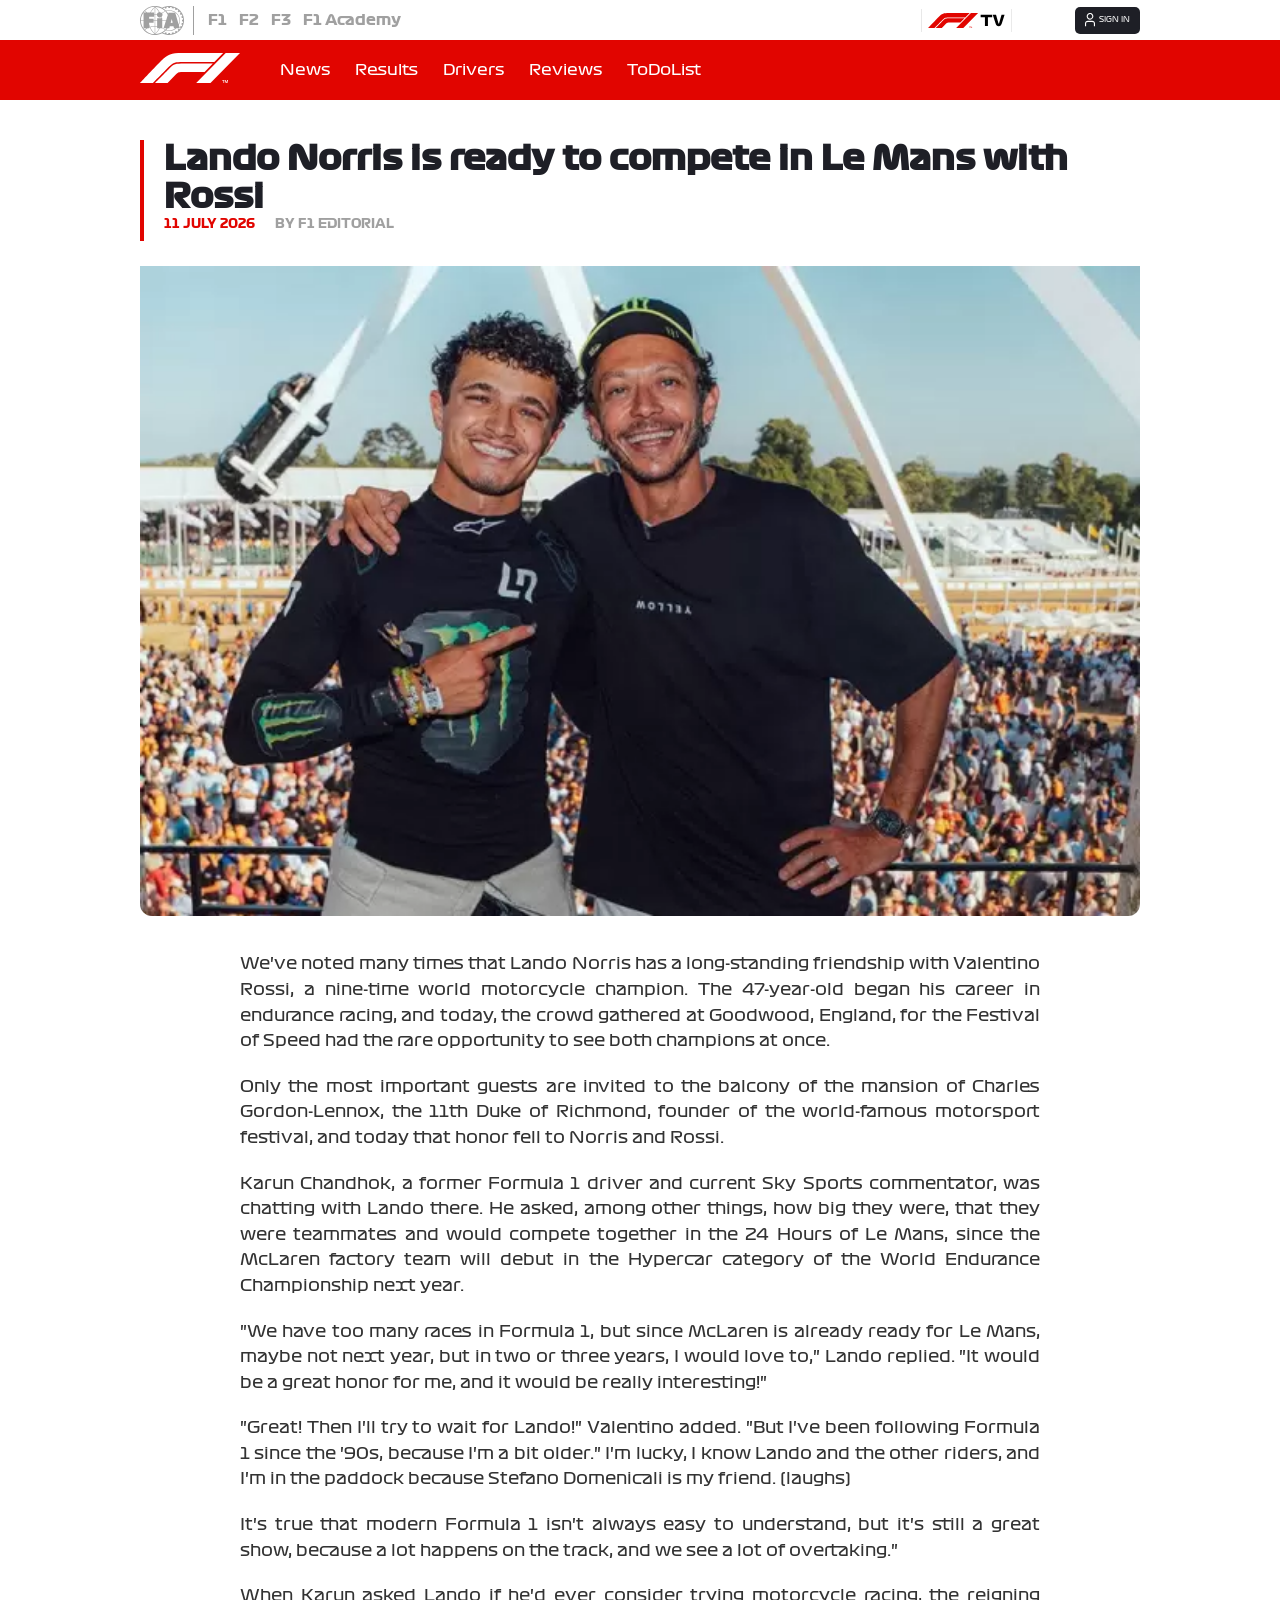
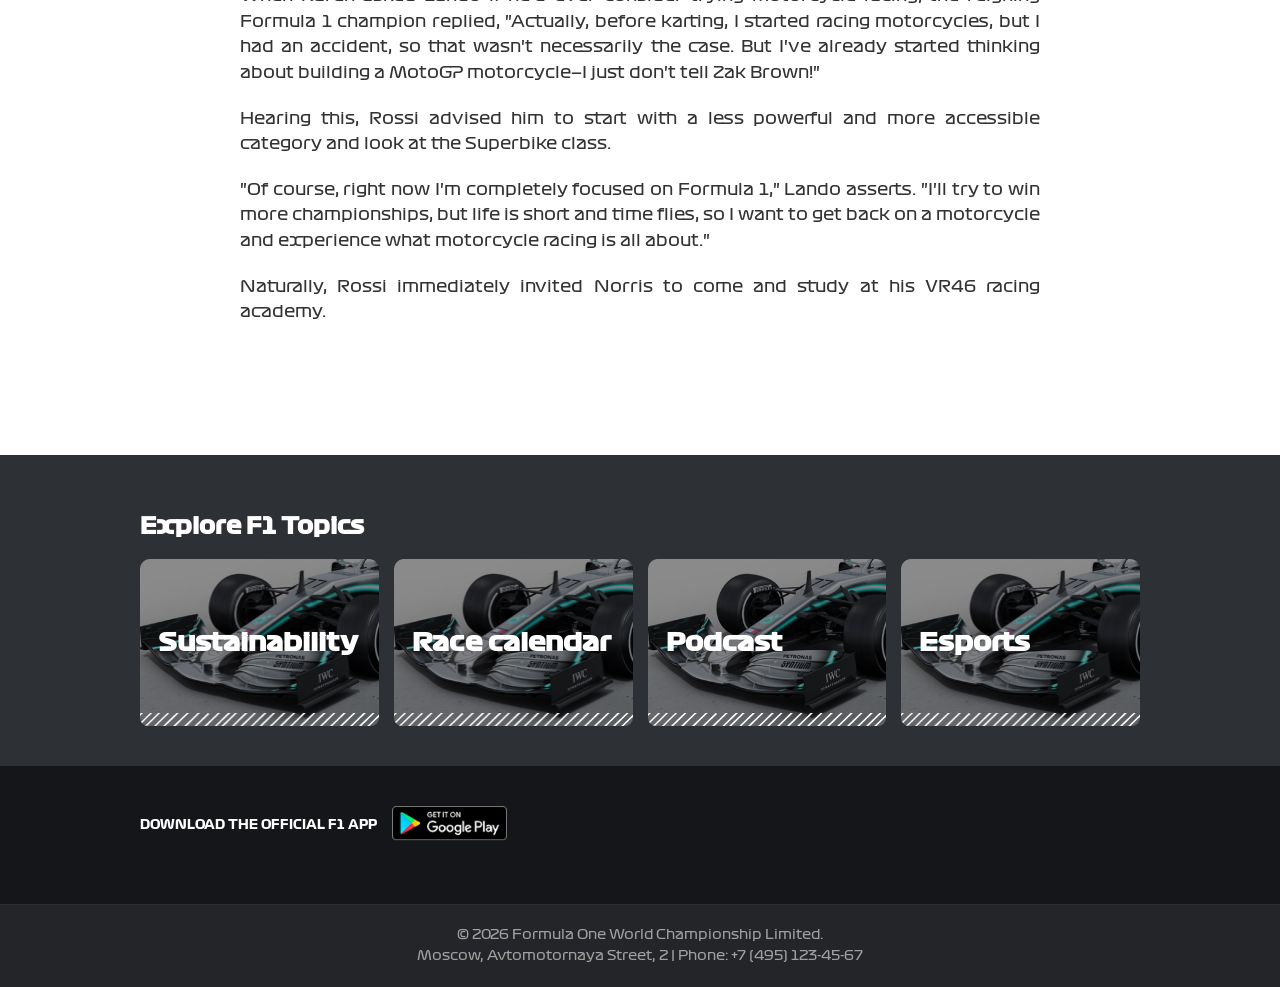
<file: news/news_1.html>
<!DOCTYPE html>
<html lang="en">
<head>
    <meta charset="UTF-8">
    <meta name="viewport" content="width=device-width, initial-scale=1.0">
    <title>Formula 1</title>

    <link rel="stylesheet" href="../css/style.css">
    <link rel="icon" href="../icons/Logo-F1.svg" type="image/svg+xml">
</head>
<body>
    
    <header class="header_main">
        <div class="top_bar">
            <span class="fia"><img src="../img/fia.svg" alt="Fia"></span>
            <ul class="formuls">
                <li>F1</li>
                <li>F2</li>
                <li>F3</li>
                <li>F1 Academy</li>
            </ul>
            <img src="../img/f1_tv.svg" alt="F1_TV" class="f1_tv_logo">
            <button class="sign_in"><img src="../img/Profile.svg" alt=""><span>SIGN IN</span></button>
        </div>
        <div class="nav_bar">
            <div class="nav_bar_main">
                <a href="../"><img src="../img/Logo-F1.svg" alt="F1-logo" class="logo"></a>
                <nav>
                    <ul>
                        <li class="header__nav"><a href="../news">News</a></li>
                        <li class="header__nav"><a href="../results">Results</a></li>
                        <li class="header__nav"><a href="../drivers">Drivers</a></li>
                        <li class="header__nav"><a href="../reviews">Reviews</a></li>
                        <li class="header__nav"><a href="../todolist">ToDoList</a></li>
                    </ul>
                </nav>
            </div>
        </div>
    </header>

    
    <main class="main_container">
        <article class="article_container">
        
            <div class="article_header">
                <h1 class="article_title">Lando Norris is ready to compete in Le Mans with Rossi</h1>
                <div class="article_meta">
                    <span class="date">11 July 2026</span>
                    <span class="author">By F1 Editorial</span>
                </div>
            </div>

            <img src="../img/189879.png" alt="Lando Norris Le Mans" class="article_main_img">

            <div class="article_body">
                <p>We've noted many times that Lando Norris has a long-standing friendship with Valentino Rossi, a nine-time world motorcycle champion. The 47-year-old began his career in endurance racing, and today, the crowd gathered at Goodwood, England, for the Festival of Speed ​​had the rare opportunity to see both champions at once.</p>
                <p>Only the most important guests are invited to the balcony of the mansion of Charles Gordon-Lennox, the 11th Duke of Richmond, founder of the world-famous motorsport festival, and today that honor fell to Norris and Rossi.</p>
                <p>Karun Chandhok, a former Formula 1 driver and current Sky Sports commentator, was chatting with Lando there. He asked, among other things, how big they were, that they were teammates and would compete together in the 24 Hours of Le Mans, since the McLaren factory team will debut in the Hypercar category of the World Endurance Championship next year.</p>
                <p>"We have too many races in Formula 1, but since McLaren is already ready for Le Mans, maybe not next year, but in two or three years, I would love to," Lando replied. "It would be a great honor for me, and it would be really interesting!"</p>
                <p>"Great! Then I'll try to wait for Lando!" Valentino added. "But I've been following Formula 1 since the '90s, because I'm a bit older." I'm lucky, I know Lando and the other riders, and I'm in the paddock because Stefano Domenicali is my friend. (laughs)</p>
                <p>It's true that modern Formula 1 isn't always easy to understand, but it's still a great show, because a lot happens on the track, and we see a lot of overtaking."</p>
                <p>When Karun asked Lando if he'd ever consider trying motorcycle racing, the reigning Formula 1 champion replied, "Actually, before karting, I started racing motorcycles, but I had an accident, so that wasn't necessarily the case. But I've already started thinking about building a MotoGP motorcycle—I just don't tell Zak Brown!"</p>
                <p>Hearing this, Rossi advised him to start with a less powerful and more accessible category and look at the Superbike class.</p>
                <p>"Of course, right now I'm completely focused on Formula 1," Lando asserts. "I'll try to win more championships, but life is short and time flies, so I want to get back on a motorcycle and experience what motorcycle racing is all about."</p>
                <p>Naturally, Rossi immediately invited Norris to come and study at his VR46 racing academy.</p>
            </div>

        </article>   
        
        <section class="explore_topics_section">
            <div class="explore_container">
                <h2 class="explore_title">Explore F1 Topics</h2>
                <div class="topics_grid">
                    <div class="topic_card">
                        <img src="../img/bolid.png" alt="Sustainability">
                        <h3>Sustainability</h3>
                    </div>
                    <div class="topic_card">
                        <img src="../img/bolid.png" alt="Race calendar">
                        <h3>Race calendar</h3>
                    </div>
                    <div class="topic_card">
                        <img src="../img/bolid.png" alt="Podcast">
                        <h3>Podcast</h3>
                    </div>
                    <div class="topic_card">
                        <img src="../img/bolid.png" alt="Esports">
                        <h3>Esports</h3>
                    </div>
                </div>
            </div>
        </section>
    </main>


    <footer class="footer_main">
        <div class="footer_inner">
            <div class="footer_apps_socials">
                <div class="apps">
                    <span>DOWNLOAD THE OFFICIAL F1 APP</span>
                    <a href="https://play.google.com/store/apps/details?id=com.softpauer.f1timingapp2014.basic" target="_blank"><img src="../img/google-play-badge.png" alt="Google Play" class="store_badge"></a>
                </div>
            </div>

        </div>
        <div class="footer_bottom">
            <p>© 2026 Formula One World Championship Limited.</p>
            <p>Moscow, Avtomotornaya Street, 2 | Phone: +7 (495) 123-45-67</p>
        </div>
    </footer>
</body>
</html>
</file>
<file: css/style.css>
@font-face {
    font-family: 'Formula1-Bold';
    src: local('Formula1 Bold'), local('Formula1-Bold'),
        url('../fonts/Formula1-Bold_web_0.ttf') format('truetype');
}
@font-face {
    font-family: 'Formula1-Regular';
    src: local('Formula1 Regular'), local('Formula1-Regular'),
        url('../fonts/Formula1-Regular_web_0.ttf') format('truetype');
}
@font-face {
    font-family: 'Formula1-Wide';
    src: local('Formula1 Wide'), local('Formula1-Wide'),
        url('../fonts/Formula1-Wide_web_0.ttf') format('truetype');
}

:root {
    --white: #FFFFFF;
    --f1-red: #E10500;
    --f1-dark: #1E1F26;
    --f1-gray: #A0A0A0;
}

* {
    box-sizing: border-box; 
}

html, body {
    overflow-x: hidden; /* чтобы не прокручивалась горизонтально  */
    width: 100%;
}

a {
    text-decoration: none;
    color: inherit;
}

body {
    background-color: var(--white);
    font-family: 'Formula1-Regular', sans-serif;
    margin: 0;
    padding: 0;
}

button {
    cursor: pointer;
}



/*      HEADER     */
header {
    display: flex;
    justify-content: center;
    align-items: center;
    flex-direction: column;
}

.top_bar {
    display: flex;
    align-items: center;
    width: 1000px;
    height: 40px;
    border: none;
}

.fia {
    border-right: 0.5px solid var(--f1-gray);
    padding-right: 9px;
    margin-right: 8px;
    display: flex;
    align-items: center;
}

.formuls {
    display: flex;
    align-items: center;
    justify-content: center;
    list-style-type: none;
    font-family: 'Formula1-Bold';
    color: var(--f1-gray);
    font-size: 14px;
    margin: 0;
    padding: 0;
}

.formuls li {
    margin: 0 6px;
}

.formuls li:last-of-type {
    margin-right: 520px;
}

.sign_in {
    display: flex;
    align-items: center;
    justify-content: center;
    width: 65px;
    height: 27px;
    margin-left: auto;
    background-color: var(--f1-dark);
    border: none;
    border-radius: 5px;
    font-family: 'Formula1-Regular';
    font-size: 7px;
    color: #FFFFFF;
}

.sign_in img {
    margin-right: 4px;
}

.nav_bar {
    display: flex;
    align-items: center;
    justify-content: center;
    width: 100%;
    background-color: var(--f1-red);
}

.nav_bar_main {
    display: flex;
    align-items: center;
    width: 1000px;
    height: 60px;
    font-family: 'Formula1-Regular';
}

.nav_bar_main ul {
    display: flex;
    align-items: center;
    list-style-type: none;
    margin: 0;
    padding: 0;
}

.nav_bar_main .logo {
    margin-right: 40px;
    height: 30px;
}

.nav_bar_main li {
    margin-right: 25px;
    font-size: 15px;
    color: #FFFFFF;
}

.nav_bar_main li a {
    display: flex;
    align-items: center;
    gap: 5px;
}

.nav_bar_main li a:hover {
    color: #FFFFFF;
}


/*      MAIN      */
.main_container {
    display: flex;
    justify-content: center;
    align-items: center;
    flex-direction: column;
    width: 100%;
}



/*      REVIEWS      */
.user_reviews_section {
    width: 1000px;
    margin-top: 50px;
    margin-bottom: 50px;
    height: 700px;
}

.reviews_block_layout {
    display: grid;
    grid-template-columns: 1fr 1fr;
    gap: 30px;
    background: #f8f9fa;
    padding: 25px;
    border-radius: 12px;
    border-left: 5px solid var(--f1-red);
    height: auto;
}

.f1_review_form {
    display: flex;
    flex-direction: column;
    gap: 15px;
}

.f1_review_form input, .f1_review_form textarea {
    padding: 12px;
    border: 1px solid #ccc;
    border-radius: 6px;
    font-family: 'Formula1-Regular';
    font-size: 14px;
}

.f1_review_form button {
    background: var(--f1-red);
    color: white;
    border: none;
    padding: 12px;
    font-family: 'Formula1-Bold';
    border-radius: 6px;
    text-transform: uppercase;
}

.reviews_list {
    display: flex;
    flex-direction: column;
    gap: 15px;
    max-height: 500px;
    overflow-y: auto;
}

.f1_review_form textarea {
    resize: vertical;
}

.review_card {
    background: white;
    padding: 15px;
    border-radius: 6px;
    box-shadow: 0 2px 5px rgba(0,0,0,0.05);
}

.review_card h4 {
    margin: 0 0 5px 0;
    color: var(--f1-red);
    font-family: 'Formula1-Bold';
}

.review_card p {
    margin: 0;
    font-size: 16px;
    color: #555;
}

.review_date {
    font-size: 13px;
}

#reviewText {
    min-height: 300px;
    max-height: 500px;
}



/*      FOOTER      */
.footer_main {
    display: flex;
    flex-direction: column; 
    align-items: center;
    padding-bottom: 0 !important;
    width: 100%;
    background-color: #15161A;
    color: #fff;
    padding: 40px 0;
}

.footer_inner {
    width: 1000px;
}

.footer_apps_socials {
    display: flex;
    justify-content: space-between;
    align-items: center;
    margin-bottom: 20px;
}

.apps {
    display: flex;
    align-items: center;
    gap: 15px;
    font-family: 'Formula1-Bold';
    font-size: 12px;
}

.store_badge {
    height: 35px;
}

.footer_divider {
    border: 0;
    height: 1px;
    background: #333;
    margin-bottom: 30px;
}

.footer_bottom {
    width: 100%;
    background-color: #242528;
    padding: 20px 0;
    text-align: center;
    border-top: 1px solid #2d2f34;
    margin-top: 40px;
}

.footer_bottom p {
    margin: 0;
    font-size: 13px;
    color: #a0a0a0;
    font-family: 'Formula1-Regular', sans-serif;
    line-height: 1.6;
}



/*      MAIN_SHEET       */
.news_section_wrapper {
    width: 1000px;
    margin-top: 40px;
}

.section_title {
    font-family: 'Formula1-Bold';
    font-size: 22px;
    margin-bottom: 15px;
    position: relative;
    display: inline-block;
    padding-right: 15px;
}

/*  красная рамка  */
.f1_news_grid {
    display: grid;
    grid-template-columns: 1.2fr 1fr;
    gap: 15px;
    border: 3px solid var(--f1-red);
    border-top-right-radius: 12px;
    padding: 15px;
    background: #fff;
}

/* Карточки новостей */
.main_story_card {
    display: flex;
    flex-direction: column;
    cursor: pointer;
}

.main_story_card img {
    width: 100%;
    height: 320px;
    object-fit: cover;
}

.card_text {
    padding-top: 12px;
}

.news_tag {
    color: var(--f1-red);
    font-family: 'Formula1-Bold';
    font-size: 11px;
    text-transform: uppercase;
}

.main_story_card h3 {
    font-family: 'Formula1-Bold';
    font-size: 16px;
    margin: 8px 0 0 0;
    line-height: 1.4;
}

/* Правая сетка 2х2 */
.sub_stories_grid {
    display: grid;
    grid-template-columns: 1fr 1fr;
    grid-template-rows: 1fr 1fr;
    gap: 15px;
}

.sub_story_card {
    display: flex;
    flex-direction: column;
    cursor: pointer;
}

.sub_story_card img {
    width: 100%;
    height: 110px;
    object-fit: cover;
}

.sub_story_card p {
    font-size: 12px;
    margin: 5px 0 0 0;
    font-family: 'Formula1-Bold';
    line-height: 1.3;
}



/*   фиолетовый баннер MOMENTS  */
.promo_banner {
    width: 1000px;
    height: 320px;
    background: linear-gradient(135deg, #4c1d95, #2563eb);
    margin-top: 40px;
    border-radius: 12px;
    display: flex;
    overflow: hidden;
    color: #fff;
}

.banner_content {
    padding: 40px;
    width: 50%;
    display: flex;
    flex-direction: column;
    justify-content: center;
}

.banner_content h2 {
    font-family: 'Formula1-Bold';
    font-size: 24px;
    margin: 0 0 15px 0;
}

.banner_content p {
    font-size: 13px;
    line-height: 1.5;
    margin: 0 0 25px 0;
    opacity: 0.9;
}

.btn_watch {
    align-self: flex-start;
    background: #fff;
    color: #4c1d95;
    border: none;
    padding: 10px 20px;
    font-family: 'Formula1-Bold';
    font-size: 11px;
    border-radius: 4px;
    display: flex;
    align-items: center;
    gap: 8px;
}

.banner_image {
    width: 45%;
}

.banner_image img {
    width: 100%;
    height: 100%;
    object-fit: cover;
}




/*   Explore F1 Topics  */
.explore_topics_section {
    width: 100%;
    background-color: #2D3035;
    margin-top: 50px;
    display: flex;
    justify-content: center;
    padding: 40px 0;
}

.explore_container {
    width: 1000px;
}

.explore_title {
    font-family: 'Formula1-Bold';
    color: #fff;
    font-size: 22px;
    margin-bottom: 20px;
}

.topics_grid {
    display: grid;
    grid-template-columns: repeat(4, 1fr);
    gap: 15px;
}

.topic_card {
    position: relative;
    border-radius: 8px;
    overflow: hidden;
    height: 167px;
    cursor: pointer;
}

.topic_card img {
    width: 100%;
    height: 100%;
    object-fit: cover;
}

.topic_card h3 {
    position: absolute;
    bottom: 68px;
    left: 18px;
    color: #fff;
    margin: 0;
    font-family: 'Formula1-Bold';
    font-size: 25px;
}



/*      DRIVERS       */
#driversContainer {
    display: flex;
    flex-direction: row;
    flex-wrap: wrap;    
    gap: 30px;           
    width: 1000px;       
    margin-top: 30px;
}

.driver_card {
    width: 300px;
    height: auto;
    background-color: var(--white);
    border: 1px solid #e1e1e1;
    border-top: 4px solid var(--f1-red); 
    border-radius: 0 0 8px 8px;
    box-shadow: 0 4px 10px rgba(0, 0, 0, 0.05);
}

.driver_card h4, h3, p {
    margin: 0;
    padding: 0;
}

.driver_card span{
    display: flex;
    align-items: center;
    padding: 0 5px;
}

.driver_card span h4{
    margin-left: 5px;
    font-size: 14px;
}

.driver_card span h3{
    font-family: 'Formula1-Bold';
    font-size: 14px;
    margin-left: 5px;
}

.driver_card span:first-of-type{
    margin: 12px 0;
    justify-content: space-between;
}

.driver_card span:last-of-type{
    margin-bottom: 12px;
}

.driver_card .num {
    display: flex;
    align-items: center;
    justify-content: center;
    width: 32px;
    height: 32px;
    border-radius: 50%;
    background-color: var(--f1-red);
}

.driver_card .num p {
    color: var(--white);
    font-size: 12px;
}



/*    NEWs    */

.home_news {
    width: 100%;
    max-width: 1000px; 
    margin: 0 auto;
    padding: 0 15px; 
}

.home_news img {
    margin-top: 30px;
    border-radius: 0 0 12px 12px;
    width: 100%;      
    height: auto;     
    display: block;
}

.home_news p {
    display: flex;
    justify-content: center;
    text-align: center; 
    padding: 10px 0;
}

#list-news-tubs {
    list-style: none;
    width: 100%;
    max-width: 700px;
    margin: 30px auto 0 auto; 
    padding: 0;
}

.list-news-el {
    display: flex;
    justify-content: space-between; 
    align-items: center;
    padding: 12px 15px;      
    min-height: 40px;    
    height: auto;       
    border-bottom: 1px solid #eee;  
    background-color: #ffffff;   
    gap: 15px;            
}

.list-news-el:nth-child(odd) {
    background-color: #f5f5f5;
}

.news-title {
    flex-grow: 1;       
    word-break: break-word; /* перенос слов */
}

.news-title p {
    margin: 0;
    text-align: left;
}

.news-title:hover p {
    color: #e10600;               
}

.list-news-el .news-date {
    color: #777777;               
    font-size: 13px;
    padding-left: 0;            
    white-space: nowrap; 
    flex-shrink: 0;    /* чтобы дата не сжималась*/ 
}


            /*!!!  Страница новости */

.article_container {
    width: 1000px;
    margin-top: 40px;
    margin-bottom: 60px;
    display: flex;
    flex-direction: column;
}


.article_header {
    margin-bottom: 25px;
    border-left: 4px solid var(--f1-red); 
    padding-left: 20px;
}

.article_meta {
    display: flex;
    gap: 20px;
    font-size: 12px;
    font-family: 'Formula1-Bold';
    text-transform: uppercase;
    margin-bottom: 10px;
}

.article_meta .date {
    color: var(--f1-red);
}

.article_meta .author {
    color: var(--f1-gray);
}

.article_title {
    font-family: 'Formula1-Bold';
    font-size: 32px;
    line-height: 1.2;
    margin: 0;
    color: var(--f1-dark);
}

.article_main_img {
    width: 100%;
    height: 100%;
    object-fit: cover;
    border-radius: 0 0 12px 12px;
    margin-bottom: 35px;
}

.article_body {
    max-width: 800px;
    margin: 0 auto;   
    font-family: 'Formula1-Regular', sans-serif;
    font-size: 16px;
    line-height: 1.6;
    color: #333;
}

.article_body p {
    margin: 0 0 20px 0;
    text-align: justify;
}

.article_body h2 {
    font-family: 'Formula1-Bold';
    font-size: 20px;
    color: var(--f1-dark);
    margin: 40px 0 15px 0;
    text-transform: uppercase;
}


@media (max-width: 1040px) {
    .top_bar, 
    .nav_bar_main, 
    .user_reviews_section, 
    .footer_inner, 
    .news_section_wrapper, 
    .promo_banner, 
    .explore_container, 
    #driversContainer,
    .article_container {
        width: 100%;
        max-width: 95%;
        padding: 0 15px;
    }

    .formuls li:last-of-type {
        margin-right: auto;
    }

    #driversContainer {
        justify-content: center;
    }
}

@media (max-width: 768px) {
    /* --- Шапка --- */
    .top_bar {
        flex-direction: column;
        height: auto;
        padding: 10px 0;
        gap: 10px;
    }
    
    .formuls {
        flex-wrap: wrap;
        justify-content: center;
        gap: 5px;
    }
    
    .sign_in {
        margin: 5px auto 0 auto;
    }

    .nav_bar_main {
        flex-direction: column;
        height: auto;
        padding: 15px 0;
        gap: 15px;
    }

    .nav_bar_main .logo {
        margin-right: 0;
    }

    .nav_bar_main ul {
        flex-wrap: wrap;
        justify-content: center;
        gap: 15px;
    }

    .nav_bar_main li {
        margin-right: 0;
    }

    /* --- Блок отзывов --- */
    .user_reviews_section {
        height: auto;
    }

    .reviews_block_layout {
        grid-template-columns: 1fr;
    }

    /* --- Футер --- */
    .footer_apps_socials {
        flex-direction: column;
        gap: 20px;
        text-align: center;
    }

    .apps {
        flex-direction: column;
    }

    .f1_news_grid {
        grid-template-columns: 1fr;
    }

    .sub_stories_grid {
        grid-template-columns: 1fr;
    }

    .main_story_card img {
        height: 220px;
    }

    .promo_banner {
        flex-direction: column;
        height: auto;
    }

    .banner_content {
        width: 100%;
        padding: 20px;
    }

    .banner_image {
        width: 100%;
        height: 200px;
    }

    .topics_grid {
        grid-template-columns: repeat(2, 1fr);
    }

    .article_title {
        font-size: 24px;
    }
    
    .article_meta {
        flex-direction: column;
        gap: 5px;
    }
}

@media (max-width: 500px) {
    .list-news-el {
        flex-direction: column;   
        align-items: flex-start;  
        gap: 5px;
    }
}

@media (max-width: 480px) {
    .topics_grid {
        grid-template-columns: 1fr;
    }
    
    .list-news-el {
        flex-direction: column;
        align-items: flex-start;
        height: auto;
        gap: 5px;
        padding: 10px 5px;
    }
    
    .list-news-el .news-date {
        padding-left: 0;
    }
}
</file>
